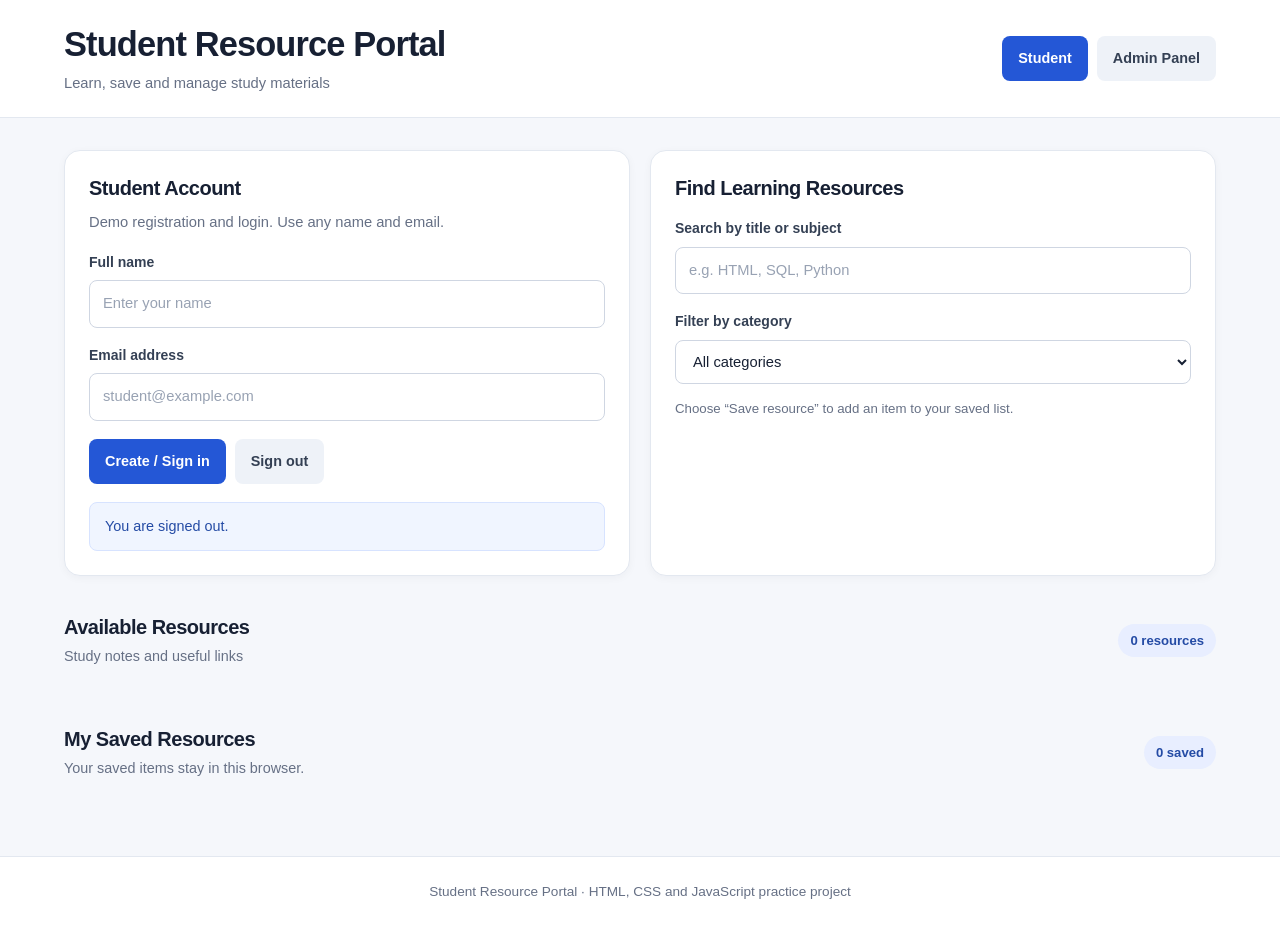
<file: account.html>
<!DOCTYPE html>
<html lang="en">
<head>
  <meta charset="UTF-8">
  <meta name="viewport" content="width=device-width, initial-scale=1.0">
  <title>Student Resource Portal</title>
  <link rel="stylesheet" href="account style.css">
</head>
<body>
  <header class="topbar">
    <div>
      <h1>Student Resource Portal</h1>
      <p>Learn, save and manage study materials</p>
    </div>
    <nav>
      <button class="nav-btn active" data-view="studentView">Student</button>
      <button class="nav-btn" data-view="adminView">Admin Panel</button>
    </nav>
  </header>

  <main class="container">
    <section id="studentView" class="view">
      <div class="grid two">
        <article class="card">
          <h2>Student Account</h2>
          <p class="muted">Demo registration and login. Use any name and email.</p>
          <form id="accountForm">
            <label for="studentName">Full name</label>
            <input id="studentName" required placeholder="Enter your name">
            <label for="studentEmail">Email address</label>
            <input id="studentEmail" type="email" required placeholder="student@example.com">
            <div class="actions">
              <button type="submit" id="loginBtn">Create / Sign in</button>
              <button type="button" class="secondary" id="logoutBtn">Sign out</button>
            </div>
          </form>
          <div id="accountStatus" class="status" aria-live="polite">You are signed out.</div>
          <div id="profileBox" class="profile hidden"></div>
        </article>

        <article class="card">
          <h2>Find Learning Resources</h2>
          <label for="searchInput">Search by title or subject</label>
          <input id="searchInput" placeholder="e.g. HTML, SQL, Python">
          <label for="categoryFilter">Filter by category</label>
          <select id="categoryFilter">
            <option value="All">All categories</option>
            <option>HTML</option><option>CSS</option><option>JavaScript</option>
            <option>Python</option><option>SQL</option><option>Other</option>
          </select>
          <p class="muted small">Choose “Save resource” to add an item to your saved list.</p>
        </article>
      </div>

      <section class="section">
        <div class="section-heading">
          <div><h2>Available Resources</h2><p class="muted">Study notes and useful links</p></div>
          <span id="resourceCount" class="pill">0 resources</span>
        </div>
        <div id="resourceList" class="grid three"></div>
      </section>

      <section class="section">
        <div class="section-heading">
          <div><h2>My Saved Resources</h2><p class="muted">Your saved items stay in this browser.</p></div>
          <span id="savedCount" class="pill">0 saved</span>
        </div>
        <div id="savedList" class="grid three"></div>
      </section>
    </section>

    <section id="adminView" class="view hidden">
      <div class="notice">
        <strong>Demo admin panel:</strong> This is only a frontend learning example. The admin screen is not protected by real authentication.
      </div>
      <div class="grid two">
        <article class="card">
          <h2 id="formTitle">Add a Resource</h2>
          <form id="resourceForm">
            <input id="resourceId" type="hidden">
            <label for="resourceTitle">Resource title</label>
            <input id="resourceTitle" required placeholder="e.g. HTML Basics Notes">
            <label for="resourceCategory">Category</label>
            <select id="resourceCategory" required>
              <option value="">Select category</option>
              <option>HTML</option><option>CSS</option><option>JavaScript</option>
              <option>Python</option><option>SQL</option><option>Other</option>
            </select>
            <label for="resourceDescription">Description</label>
            <textarea id="resourceDescription" rows="3" required placeholder="What will students learn?"></textarea>
            <label for="resourceUrl">Resource URL (optional)</label>
            <input id="resourceUrl" type="url" placeholder="https://example.com/notes">
            <div class="actions">
              <button type="submit" id="saveResourceBtn">Add Resource</button>
              <button type="button" class="secondary" id="cancelEditBtn">Clear</button>
            </div>
          </form>
        </article>
        <article class="card">
          <h2>Dashboard Summary</h2>
          <div class="stats">
            <div class="stat"><span id="totalResources">0</span><small>Total resources</small></div>
            <div class="stat"><span id="totalSaved">0</span><small>Saved items</small></div>
          </div>
          <h3>Content management checklist</h3>
          <ul class="checklist">
            <li>Add learning material</li><li>Edit incorrect information</li>
            <li>Delete outdated resources</li><li>Keep titles and descriptions clear</li>
          </ul>
        </article>
      </div>

      <section class="section">
        <h2>Manage Resources</h2>
        <div class="table-wrap">
          <table>
            <thead><tr><th>Title</th><th>Category</th><th>Description</th><th>Actions</th></tr></thead>
            <tbody id="adminResourceTable"></tbody>
          </table>
        </div>
      </section>
    </section>
  </main>

  <footer><p>Student Resource Portal · HTML, CSS and JavaScript practice project</p></footer>
  <script src="script.js"></script>
</body>
</html>
</file>
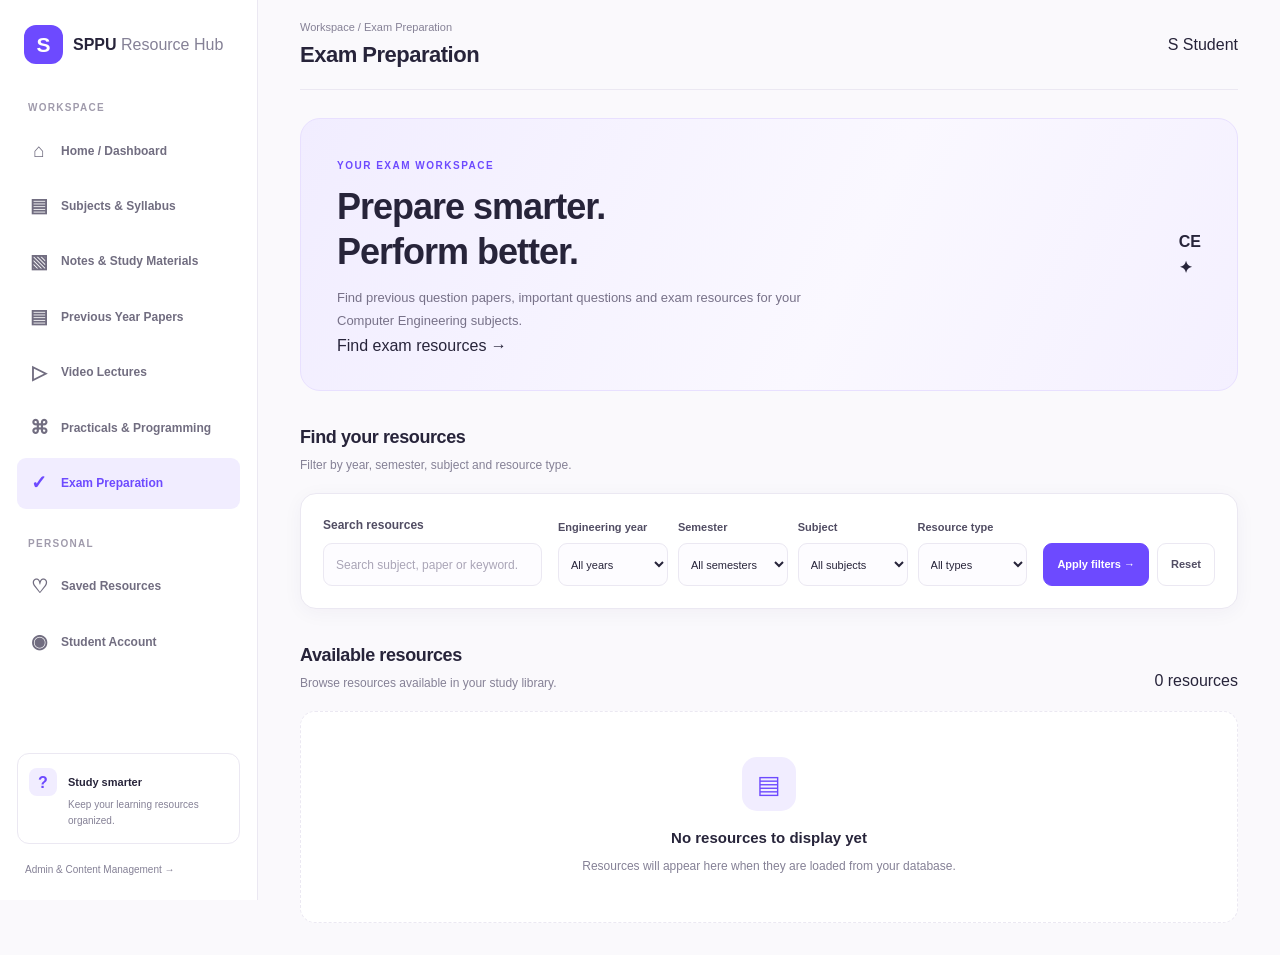
<file: exam preparation.html>
<!DOCTYPE html>
<html lang="en">
<head>
    <meta charset="UTF-8">
    <meta name="viewport" content="width=device-width, initial-scale=1.0">
    <title>SPPU Resource Hub | Computer Engineering</title>
    <meta name="description" content="Your central study resource hub for SPPU Computer Engineering students.">
    <link rel="stylesheet" href="exam preparation.css">
</head>
<body>

<div class="app-layout">

    <!-- SIDEBAR -->
    <aside class="sidebar">
        <a href="index.html" class="brand">
            <span class="brand-logo">S</span>
            <span>SPPU<span class="brand-light"> Resource Hub</span></span>
        </a>

        <div class="sidebar-label">WORKSPACE</div>

        <nav class="sidebar-nav">
            <a href="index.html" class="nav-link">
                <span>⌂</span> Home / Dashboard
            </a>
            <a href="subjects.html" class="nav-link">
                <span>▤</span> Subjects & Syllabus
            </a>
            <a href="notes.html" class="nav-link">
                <span>▧</span> Notes & Study Materials
            </a>
            <a href="pyq.html" class="nav-link">
                <span>▤</span> Previous Year Papers
            </a>
            <a href="videos.html" class="nav-link">
                <span>▷</span> Video Lectures
            </a>
            <a href="practicals.html" class="nav-link">
                <span>⌘</span> Practicals & Programming
            </a>
            <a href="exam-preparation.html" class="nav-link active">
                <span>✓</span> Exam Preparation
            </a>
        </nav>

        <div class="sidebar-label secondary-label">PERSONAL</div>

        <nav class="sidebar-nav">
            <a href="saved.html" class="nav-link">
                <span>♡</span> Saved Resources
            </a>
            <a href="account.html" class="nav-link">
                <span>◉</span> Student Account
            </a>
        </nav>

        <div class="sidebar-bottom">
            <div class="sidebar-help">
                <div class="help-icon">?</div>
                <div>
                    <strong>Study smarter</strong>
                    <p>Keep your learning resources organized.</p>
                </div>
            </div>
            <a href="admin.html" class="admin-link">Admin & Content Management →</a>
        </div>
    </aside>


<!-- EXAM PREPARATION MAIN CONTENT -->
<main class="exam-main">

  <header class="exam-page-header">
    <div>
      <p class="exam-breadcrumb">Workspace / Exam Preparation</p>
      <h1>Exam Preparation</h1>
    </div>
    <div class="exam-student">
      <span class="exam-avatar">S</span>
      <span>Student</span>
    </div>
  </header>

  <!-- HERO BANNER -->
  <section class="exam-hero">
    <div class="exam-hero-content">
      <span class="exam-eyebrow">YOUR EXAM WORKSPACE</span>
      <h2>Prepare smarter.<br>Perform better.</h2>
      <p>
        Find previous question papers, important questions and
        exam resources for your Computer Engineering subjects.
      </p>
      <a href="#exam-filters" class="exam-primary-btn">
        Find exam resources <span>→</span>
      </a>
    </div>

    <div class="exam-hero-art" aria-hidden="true">
      <div class="exam-art-circle">
        <div class="exam-paper">
          <strong>CE</strong>
          <span></span>
          <span></span>
          <span></span>
        </div>
        <b class="exam-spark">✦</b>
      </div>
    </div>
  </section>

  <!-- SEARCH AND FILTERS -->
  <section class="exam-section" id="exam-filters">
    <div class="exam-section-heading">
      <div>
        <h2>Find your resources</h2>
        <p>Filter by year, semester, subject and resource type.</p>
      </div>
    </div>

    <form class="exam-filter-panel" id="examSearchForm">

      <label class="exam-search-label" for="examSearch">
        Search resources
      </label>

      <input
        type="search"
        id="examSearch"
        name="search"
        placeholder="Search subject, paper or keyword..."
      >

      <div class="exam-filter-grid">

        <div class="exam-field">
          <label for="examYear">Engineering year</label>
          <select id="examYear" name="year">
            <option value="">All years</option>
            <option value="FE">First Year</option>
            <option value="SE">Second Year</option>
            <option value="TE">Third Year</option>
            <option value="BE">Final Year</option>
          </select>
        </div>

        <div class="exam-field">
          <label for="examSemester">Semester</label>
          <select id="examSemester" name="semester">
            <option value="">All semesters</option>
            <option value="1">Semester 1</option>
            <option value="2">Semester 2</option>
            <option value="3">Semester 3</option>
            <option value="4">Semester 4</option>
            <option value="5">Semester 5</option>
            <option value="6">Semester 6</option>
            <option value="7">Semester 7</option>
            <option value="8">Semester 8</option>
          </select>
        </div>

        <div class="exam-field">
          <label for="examSubject">Subject</label>
          <select id="examSubject" name="subject">
            <option value="">All subjects</option>
          </select>
        </div>

        <div class="exam-field">
          <label for="typeFilter">Resource type</label>
          <select id="typeFilter" name="resource_type">
            <option value="">All types</option>
            <option value="Revision Sheet">Revision Sheet</option>
            <option value="Question Bank">Question Bank</option>
            <option value="Quiz">Quiz</option>
           </select>
        </div>

      </div>

      <div class="exam-filter-actions">
        <button type="submit" class="exam-primary-btn">
          Apply filters →
        </button>
        <button type="reset" class="exam-reset-btn" id="examReset">
          Reset
        </button>
      </div>
    </form>
  </section>

  <!-- RESOURCE RESULTS -->
  <section class="exam-section exam-results-section">
    <div class="exam-section-heading exam-results-heading">
      <div>
        <h2>Available resources</h2>
        <p>Browse resources available in your study library.</p>
      </div>
      <span id="examResultCount" class="exam-result-count">
        0 resources
      </span>
    </div>

    <div id="examResourceGrid" class="exam-resource-grid"></div>

    <div id="examEmptyState" class="exam-empty-state">
      <div class="exam-empty-icon">▤</div>
      <h3>No resources to display yet</h3>
      <p>
        Resources will appear here when they are loaded from your database.
      </p>
    </div>
  </section>

</main>
<!-- END EXAM PREPARATION -->




<script type="module" src="exam preparation.js"></script>
</body>
</html>
</file>
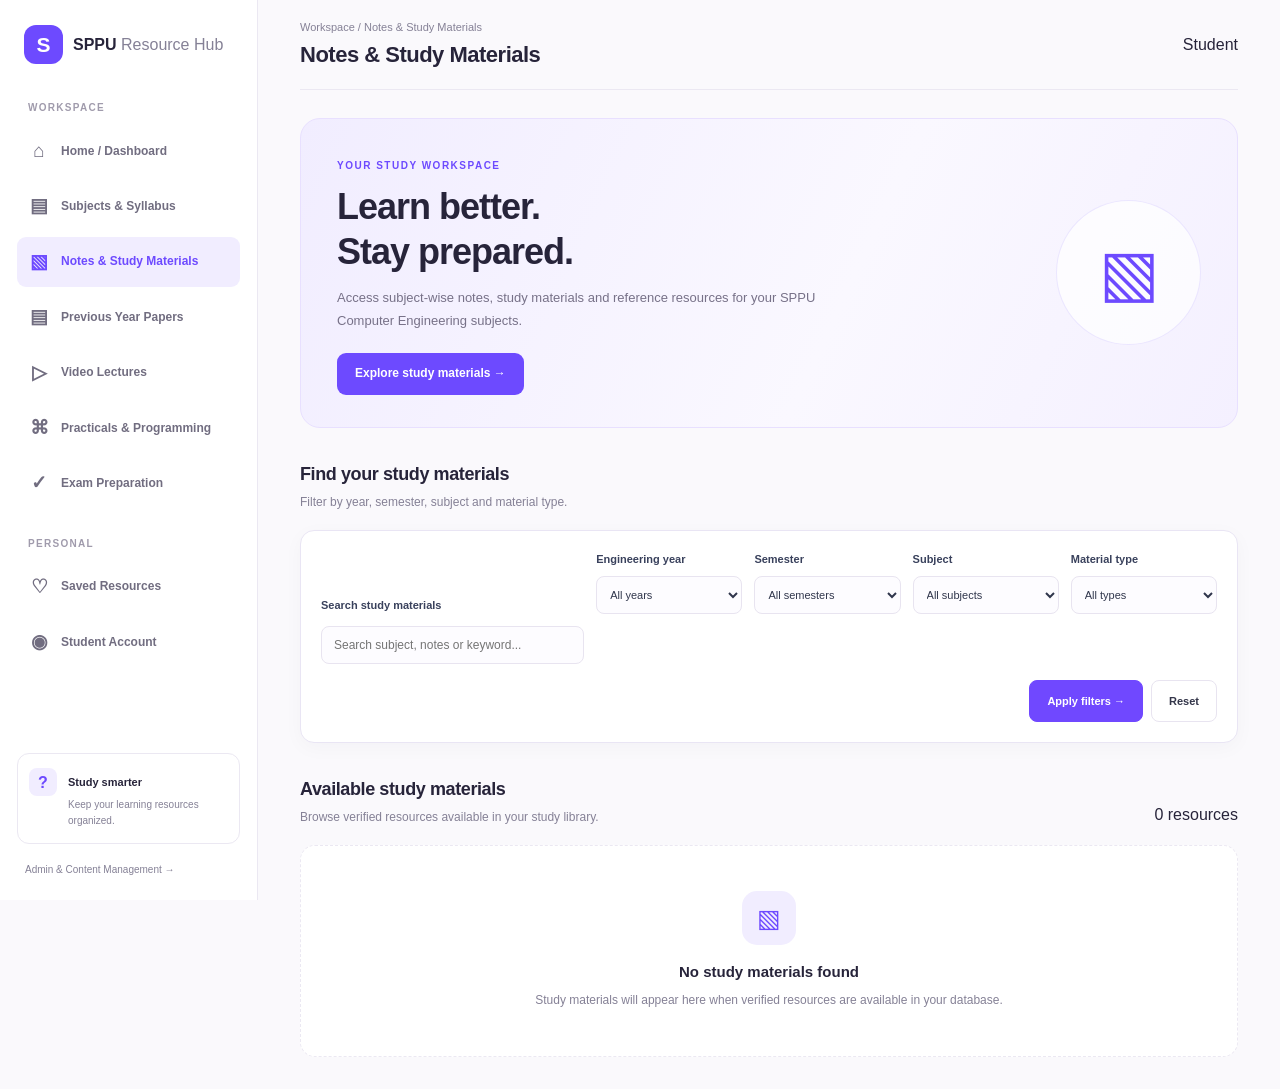
<file: notes.html>
<!DOCTYPE html>
<html lang="en">
<head>
    <meta charset="UTF-8">
    <meta name="viewport" content="width=device-width, initial-scale=1.0">
    <title>SPPU Resource Hub | Notes & Study Materials</title>
    <meta name="description" content="Find verified notes and study materials for SPPU Computer Engineering.">
    <link rel="stylesheet" href="exam preparation.css"> 
    <link rel="stylesheet" href="notes.css">
</head>

<body>

<div class="app-layout">

    <!-- SIDEBAR -->
    <aside class="sidebar">

        <a href="index.html" class="brand">
            <span class="brand-logo">S</span>
            <span>SPPU<span class="brand-light"> Resource Hub</span></span>
        </a>

        <div class="sidebar-label">WORKSPACE</div>

        <nav class="sidebar-nav">
            <a href="index.html" class="nav-link">
                <span>⌂</span> Home / Dashboard
            </a>

            <a href="subjects.html" class="nav-link">
                <span>▤</span> Subjects & Syllabus
            </a>

            <a href="notes.html" class="nav-link active">
                <span>▧</span> Notes & Study Materials
            </a>

            <a href="pyq.html" class="nav-link">
                <span>▤</span> Previous Year Papers
            </a>

            <a href="videos.html" class="nav-link">
                <span>▷</span> Video Lectures
            </a>

            <a href="practicals.html" class="nav-link">
                <span>⌘</span> Practicals & Programming
            </a>

            <a href="exam-preparation.html" class="nav-link">
                <span>✓</span> Exam Preparation
            </a>
        </nav>

        <div class="sidebar-label secondary-label">PERSONAL</div>

        <nav class="sidebar-nav">
            <a href="saved.html" class="nav-link">
                <span>♡</span> Saved Resources
            </a>

            <a href="account.html" class="nav-link">
                <span>◉</span> Student Account
            </a>
        </nav>

        <div class="sidebar-bottom">
            <div class="sidebar-help">
                <div class="help-icon">?</div>
                <div>
                    <strong>Study smarter</strong>
                    <p>Keep your learning resources organized.</p>
                </div>
            </div>

            <a href="admin.html" class="admin-link">
                Admin & Content Management →
            </a>
        </div>

    </aside>

    <!-- NOTES MAIN CONTENT -->
    <main class="exam-main">

        <header class="exam-page-header">
            <div>
                <p class="exam-breadcrumb">
                    Workspace / Notes & Study Materials
                </p>
                <h1>Notes & Study Materials</h1>
            </div>

            <div>
                <span>Student</span>
            </div>
        </header>

        <!-- HERO -->
        <section class="exam-hero">

            <div class="exam-hero-content">

                <span class="exam-eyebrow">
                    YOUR STUDY WORKSPACE
                </span>

                <h2>Learn better.<br>Stay prepared.</h2>

                <p>
                    Access subject-wise notes, study materials and
                    reference resources for your SPPU Computer
                    Engineering subjects.
                </p>

                <a href="#notes-filters" class="exam-button exam-button-primary">
                    Explore study materials →
                </a>

            </div>

            <div class="exam-hero-decoration" aria-hidden="true">
                ▧
            </div>

        </section>

        <!-- SEARCH AND FILTERS -->
        <section class="exam-section" id="notes-filters">

            <div class="exam-section-heading">
                <div>
                    <h2>Find your study materials</h2>
                    <p>Filter by year, semester, subject and material type.</p>
                </div>
            </div>

            <form class="exam-filter-panel" id="notesSearchForm">

                <label class="exam-search-label" for="notesSearch">
                    Search study materials
                </label>

                <input
                    type="search"
                    id="notesSearch"
                    name="search"
                    placeholder="Search subject, notes or keyword..."
                >

                <div class="exam-filter-grid">

                    <div class="exam-field">
                        <label for="notesYear">Engineering year</label>

                        <select id="notesYear" name="year">
                            <option value="">All years</option>
                            <option value="FE">First Year</option>
                            <option value="SE">Second Year</option>
                            <option value="TE">Third Year</option>
                            <option value="BE">Final Year</option>
                        </select>
                    </div>

                    <div class="exam-field">
                        <label for="notesSemester">Semester</label>

                        <select id="notesSemester" name="semester">
                            <option value="">All semesters</option>
                            <option value="1">Semester 1</option>
                            <option value="2">Semester 2</option>
                            <option value="3">Semester 3</option>
                            <option value="4">Semester 4</option>
                            <option value="5">Semester 5</option>
                            <option value="6">Semester 6</option>
                            <option value="7">Semester 7</option>
                            <option value="8">Semester 8</option>
                        </select>
                    </div>

                    <div class="exam-field">
                        <label for="notesSubject">Subject</label>

                        <select id="notesSubject" name="subject">
                            <option value="">All subjects</option>
                        </select>
                    </div>

                    <div class="exam-field">
                        <label for="notesType">Material type</label>

                        <select id="notesType" name="resource_type">
                            <option value="">All types</option>
                        </select>
                    </div>

                </div>

                <div class="exam-filter-actions">

                    <button type="submit" class="exam-button exam-button-primary">
                        Apply filters →
                    </button>

                    <button type="reset" class="exam-button exam-button-secondary">
                        Reset
                    </button>

                </div>

            </form>
        </section>

        <!-- RESOURCE RESULTS -->
        <section class="exam-section exam-results-section">

            <div class="exam-section-heading">
                <div>
                    <h2>Available study materials</h2>
                    <p>Browse verified resources available in your study library.</p>
                </div>

                <span id="notesResultCount" class="exam-result-count">
                    0 resources
                </span>
            </div>

            <div id="notesResourceGrid" class="exam-resource-grid"></div>

            <div id="notesEmptyState" class="exam-empty-state">
                <div class="exam-empty-icon">▧</div>
                <h3>No study materials found</h3>
                <p>
                    Study materials will appear here when verified
                    resources are available in your database.
                </p>
            </div>

        </section>

    </main>

</div>

<script type="module" src="notes.js"></script>

</body>
</html>
</file>
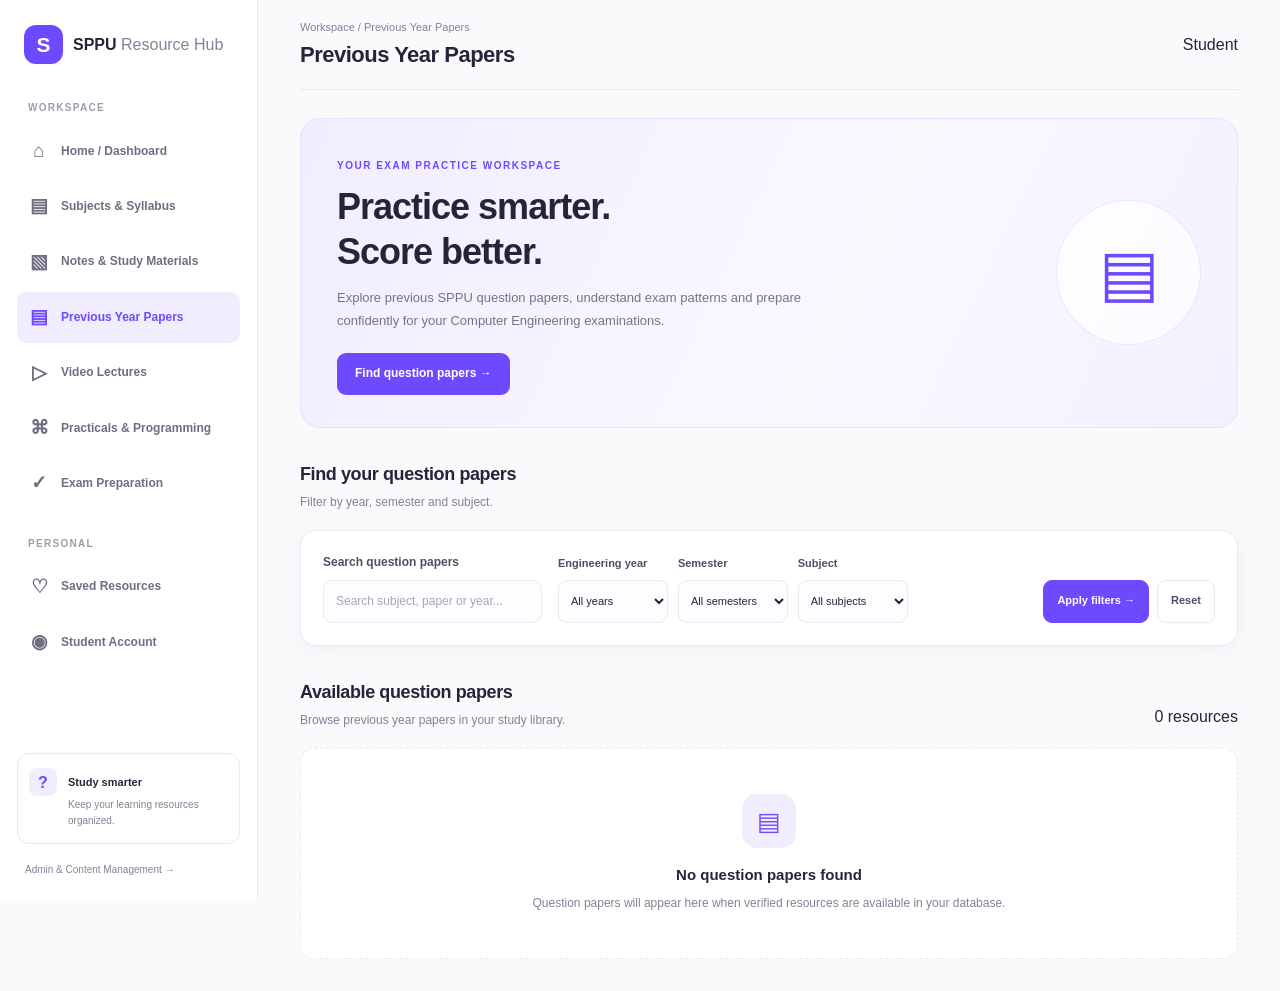
<file: pyq.html>
<!DOCTYPE html>
<html lang="en">
<head>
    <meta charset="UTF-8">
    <meta name="viewport" content="width=device-width, initial-scale=1.0">
    <title>SPPU Resource Hub | Previous Year Papers</title>
    <link rel="stylesheet" href="exam preparation.css">
</head>

<body>

<div class="app-layout">

    <!-- SIDEBAR -->
    <aside class="sidebar">

        <a href="index.html" class="brand">
            <span class="brand-logo">S</span>
            <span>SPPU<span class="brand-light"> Resource Hub</span></span>
        </a>

        <div class="sidebar-label">WORKSPACE</div>

        <nav class="sidebar-nav">
            <a href="index.html" class="nav-link">
                <span>⌂</span> Home / Dashboard
            </a>

            <a href="subjects.html" class="nav-link">
                <span>▤</span> Subjects & Syllabus
            </a>

            <a href="notes.html" class="nav-link">
                <span>▧</span> Notes & Study Materials
            </a>

            <a href="pyq.html" class="nav-link active">
                <span>▤</span> Previous Year Papers
            </a>

            <a href="videos.html" class="nav-link">
                <span>▷</span> Video Lectures
            </a>

            <a href="practicals.html" class="nav-link">
                <span>⌘</span> Practicals & Programming
            </a>

            <a href="exam-preparation.html" class="nav-link">
                <span>✓</span> Exam Preparation
            </a>
        </nav>

        <div class="sidebar-label secondary-label">PERSONAL</div>

        <nav class="sidebar-nav">
            <a href="saved.html" class="nav-link">
                <span>♡</span> Saved Resources
            </a>

            <a href="account.html" class="nav-link">
                <span>◉</span> Student Account
            </a>
        </nav>

        <div class="sidebar-bottom">
            <div class="sidebar-help">
                <div class="help-icon">?</div>
                <div>
                    <strong>Study smarter</strong>
                    <p>Keep your learning resources organized.</p>
                </div>
            </div>

            <a href="admin.html" class="admin-link">
                Admin & Content Management →
            </a>
        </div>

    </aside>

    <!-- MAIN CONTENT -->
    <main class="exam-main">

        <header class="exam-page-header">
            <div>
                <p class="exam-breadcrumb">
                    Workspace / Previous Year Papers
                </p>
                <h1>Previous Year Papers</h1>
            </div>

            <div>
                <span>Student</span>
            </div>
        </header>

        <!-- HERO -->
        <section class="exam-hero">

            <div class="exam-hero-content">

                <span class="exam-eyebrow">
                    YOUR EXAM PRACTICE WORKSPACE
                </span>

                <h2>Practice smarter.<br>Score better.</h2>

                <p>
                    Explore previous SPPU question papers, understand
                    exam patterns and prepare confidently for your
                    Computer Engineering examinations.
                </p>

                <a href="#exam-filters" class="exam-button exam-button-primary">
                    Find question papers →
                </a>

            </div>

            <div class="exam-hero-decoration" aria-hidden="true">
                ▤
            </div>

        </section>

        <!-- FILTERS -->
        <section class="exam-section" id="exam-filters">

            <div class="exam-section-heading">
                <div>
                    <h2>Find your question papers</h2>
                    <p>Filter by year, semester and subject.</p>
                </div>
            </div>

            <form class="exam-filter-panel" id="examSearchForm">

                <label class="exam-search-label" for="examSearch">
                    Search question papers
                </label>

                <input
                    type="search"
                    id="examSearch"
                    name="search"
                    placeholder="Search subject, paper or year..."
                >

                <div class="exam-filter-grid">

                    <div class="exam-field">
                        <label for="pyqYear">Engineering year</label>

                        <select id="pyqYear" name="year">
                            <option value="">All years</option>
                            <option value="FE">First Year</option>
                            <option value="SE">Second Year</option>
                            <option value="TE">Third Year</option>
                            <option value="BE">Final Year</option>
                        </select>
                    </div>

                    <div class="exam-field">
                        <label for="pyqSemester">Semester</label>

                        <select id="pyqSemester" name="semester">
                            <option value="">All semesters</option>
                            <option value="1">Semester 1</option>
                            <option value="2">Semester 2</option>
                            <option value="3">Semester 3</option>
                            <option value="4">Semester 4</option>
                            <option value="5">Semester 5</option>
                            <option value="6">Semester 6</option>
                            <option value="7">Semester 7</option>
                            <option value="8">Semester 8</option>
                        </select>
                    </div>

                    <div class="exam-field">
                        <label for="pyqSubject">Subject</label>

                        <select id="pyqSubject" name="subject">
                            <option value="">All subjects</option>
                        </select>
                    </div>

                </div>

                <div class="exam-filter-actions">

                    <button type="submit" class="exam-button exam-button-primary">
                        Apply filters →
                    </button>

                    <button type="reset" class="exam-button exam-button-secondary">
                        Reset
                    </button>

                </div>

            </form>
        </section>

        <!-- RESULTS -->
        <section class="exam-section exam-results-section">

            <div class="exam-section-heading">
                <div>
                    <h2>Available question papers</h2>
                    <p>Browse previous year papers in your study library.</p>
                </div>

                <span id="examResultCount" class="exam-result-count">
                    0 resources
                </span>
            </div>

            <div id="examResourceGrid" class="exam-resource-grid"></div>

            <div id="examEmptyState" class="exam-empty-state">
                <div class="exam-empty-icon">▤</div>
                <h3>No question papers found</h3>
                <p>
                    Question papers will appear here when verified
                    resources are available in your database.
                </p>
            </div>

        </section>

    </main>

</div>

<script type="module" src="pyq.js"></script>

</body>
</html>
</file>
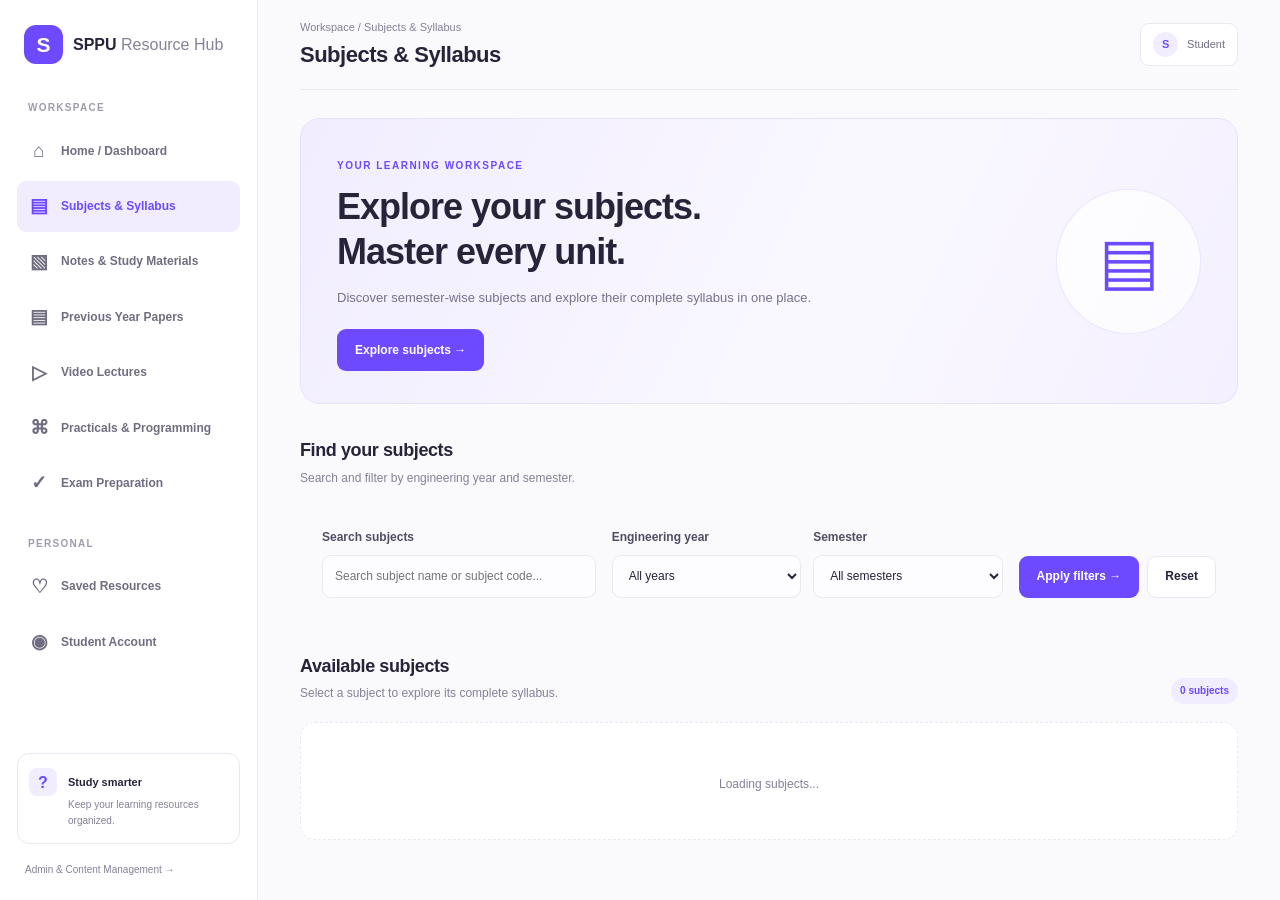
<file: subjects.html>
<!DOCTYPE html>
<html lang="en">
<head>
    <meta charset="UTF-8">
    <meta name="viewport" content="width=device-width, initial-scale=1.0">

    <title>SPPU Resource Hub | Subjects & Syllabus</title>
    <meta name="description" content="Explore SPPU Computer Engineering subjects and syllabus.">

    <link rel="stylesheet" href="exam preparation.css">
    <link rel="stylesheet" href="subjects.css">
</head>

<body>
<div class="app-layout">

    <!-- SIDEBAR -->
    <aside class="sidebar">
        <a href="index.html" class="brand">
            <span class="brand-logo">S</span>
            <span>SPPU<span class="brand-light"> Resource Hub</span></span>
        </a>

        <div class="sidebar-label">WORKSPACE</div>

        <nav class="sidebar-nav">
            <a href="index.html" class="nav-link">
                <span>⌂</span> Home / Dashboard
            </a>
            <a href="subjects.html" class="nav-link active">
                <span>▤</span> Subjects & Syllabus
            </a>
            <a href="notes.html" class="nav-link">
                <span>▧</span> Notes & Study Materials
            </a>
            <a href="pyq.html" class="nav-link">
                <span>▤</span> Previous Year Papers
            </a>
            <a href="videos.html" class="nav-link">
                <span>▷</span> Video Lectures
            </a>
            <a href="practicals.html" class="nav-link">
                <span>⌘</span> Practicals & Programming
            </a>
            <a href="exam-preparation.html" class="nav-link">
                <span>✓</span> Exam Preparation
            </a>
        </nav>

        <div class="sidebar-label secondary-label">PERSONAL</div>

        <nav class="sidebar-nav">
            <a href="saved.html" class="nav-link">
                <span>♡</span> Saved Resources
            </a>
            <a href="account.html" class="nav-link">
                <span>◉</span> Student Account
            </a>
        </nav>

        <div class="sidebar-bottom">
            <div class="sidebar-help">
                <div class="help-icon">?</div>
                <div>
                    <strong>Study smarter</strong>
                    <p>Keep your learning resources organized.</p>
                </div>
            </div>
            <a href="admin.html" class="admin-link">
                Admin & Content Management →
            </a>
        </div>
    </aside>

    <!-- MAIN CONTENT -->
    <main class="exam-main">

        <!-- PAGE HEADER -->
        <header class="exam-page-header">
            <div class="exam-page-heading">
                <p class="exam-breadcrumb">Workspace / Subjects & Syllabus</p>
                <h1>Subjects & Syllabus</h1>
            </div>

            <div class="exam-student">
                <span class="exam-avatar">S</span>
                <span>Student</span>
            </div>
        </header>

        <!-- HERO -->
        <section class="exam-hero">
            <div class="exam-hero-content">
                <span class="exam-eyebrow">YOUR LEARNING WORKSPACE</span>

                <h2>
                    Explore your subjects.<br>
                    Master every unit.
                </h2>

                <p>
                    Discover semester-wise subjects and explore
                    their complete syllabus in one place.
                </p>

                <a href="#subject-filters"
                   class="exam-button exam-button-primary">
                    Explore subjects →
                </a>
            </div>

            <div class="exam-hero-decoration" aria-hidden="true">
                ▤
            </div>
        </section>

        <!-- SUBJECT FILTERS -->
        <section class="exam-section" id="subject-filters">

            <div class="exam-section-heading">
                <div>
                    <h2>Find your subjects</h2>
                    <p>Search and filter by engineering year and semester.</p>
                </div>
            </div>

            <form class="exam-filter-panel subject-filter-panel"
                  id="subjectSearchForm">

                <div class="subject-search-field">
                    <label for="subjectSearch">Search subjects</label>
                    <input
                        type="search"
                        id="subjectSearch"
                        placeholder="Search subject name or subject code..."
                    >
                </div>

                <div class="subject-filter-grid">

                    <div class="exam-field">
                        <label for="engineeringYear">Engineering year</label>
                        <select id="engineeringYear">
                            <option value="">All years</option>
                            <option value="FE">First Year</option>
                            <option value="SE">Second Year</option>
                            <option value="TE">Third Year</option>
                            <option value="BE">Final Year</option>
                        </select>
                    </div>

                    <div class="exam-field">
                        <label for="semester">Semester</label>
                        <select id="semester">
                            <option value="">All semesters</option>
                            <option value="1">Semester 1</option>
                            <option value="2">Semester 2</option>
                            <option value="3">Semester 3</option>
                            <option value="4">Semester 4</option>
                            <option value="5">Semester 5</option>
                            <option value="6">Semester 6</option>
                            <option value="7">Semester 7</option>
                            <option value="8">Semester 8</option>
                        </select>
                    </div>

                </div>

                <div class="subject-filter-actions">
                    <button type="submit"
                            class="exam-button exam-button-primary">
                        Apply filters →
                    </button>

                    <button type="reset"
                            class="exam-button exam-button-secondary">
                        Reset
                    </button>
                </div>

            </form>
        </section>

        <!-- SUBJECT RESULTS -->
        <section class="exam-section">

            <div class="exam-section-heading">
                <div>
                    <h2>Available subjects</h2>
                    <p>Select a subject to explore its complete syllabus.</p>
                </div>

                <span id="subjectCount" class="exam-resource-badge">
                    0 subjects
                </span>
            </div>

            <div id="subjectLoading" class="exam-loading-state">
                <p>Loading subjects...</p>
            </div>

            <div id="subjectGrid" class="subject-grid"></div>

            <div id="subjectEmptyState"
                 class="exam-empty-state"
                 hidden>
                <div class="exam-empty-icon">▤</div>
                <h3>No subjects found</h3>
                <p>Try changing your search or filters.</p>
            </div>

            <div id="subjectError"
                 class="exam-empty-state subject-error-state"
                 hidden>
                <h3>Unable to load subjects</h3>
                <p id="subjectErrorMessage">
                    Please try again later.
                </p>
            </div>

        </section>

    </main>
</div>

<script type="module" src="subjects.js"></script>
</body>
</html>
</file>
<file: account style.css>
/* ========================================
   SPPU RESOURCE HUB — REFINED DESIGN
======================================== */

:root {
    --primary: #2457d6;
    --primary-dark: #1945b5;
    --primary-light: #edf2ff;

    --dark: #172033;
    --text: #344054;
    --muted: #667085;

    --bg: #f5f7fb;
    --surface: #ffffff;
    --border: #e3e8f0;

    --success: #15803d;
    --success-bg: #ecfdf3;
    --warning-bg: #fff7df;

    --radius-sm: 8px;
    --radius-md: 12px;
    --radius-lg: 16px;

    --shadow-sm: 0 2px 8px rgba(23, 32, 51, 0.04);
    --shadow-md: 0 8px 24px rgba(23, 32, 51, 0.07);

    --transition: 180ms ease;
}

/* RESET */

* {
    box-sizing: border-box;
}

html {
    scroll-behavior: smooth;
}

body {
    margin: 0;
    font-family: Inter, -apple-system, BlinkMacSystemFont, "Segoe UI",
        Arial, sans-serif;
    background: var(--bg);
    color: var(--dark);
    line-height: 1.6;
    -webkit-font-smoothing: antialiased;
}

h1, h2, h3, h4, p {
    margin-top: 0;
}

h1, h2, h3 {
    line-height: 1.3;
    letter-spacing: -0.025em;
}

h1 {
    margin-bottom: 6px;
    font-size: clamp(1.5rem, 3vw, 2.15rem);
    font-weight: 750;
}

h2 {
    font-size: 1.25rem;
    font-weight: 700;
}

h3 {
    font-size: 1.05rem;
    font-weight: 700;
}

p {
    overflow-wrap: anywhere;
}

a {
    color: var(--primary);
    text-decoration: none;
    transition: color var(--transition);
}

a:hover {
    color: var(--primary-dark);
}

button, input, select, textarea {
    font: inherit;
}

button {
    cursor: pointer;
}

button:focus-visible,
a:focus-visible,
input:focus-visible,
select:focus-visible,
textarea:focus-visible {
    outline: 3px solid rgba(36, 87, 214, 0.22);
    outline-offset: 2px;
}

/* HEADER / TOPBAR */

.topbar {
    position: relative;
    display: flex;
    align-items: center;
    justify-content: space-between;
    gap: 24px;
    padding: 22px max(5%, calc((100% - 1180px) / 2));
    background: var(--surface);
    border-bottom: 1px solid var(--border);
}

.topbar h1 {
    margin-bottom: 5px;
}

.topbar p,
.muted {
    margin-bottom: 0;
    color: var(--muted);
    font-size: 0.92rem;
}

.topbar nav,
nav,
.actions {
    display: flex;
    align-items: center;
    gap: 9px;
    flex-wrap: wrap;
}

/* BUTTONS */

button {
    min-height: 40px;
    padding: 10px 15px;
    border: 1px solid transparent;
    border-radius: var(--radius-sm);
    background: var(--primary);
    color: #fff;
    font-size: 0.9rem;
    font-weight: 650;
    transition:
        background var(--transition),
        border-color var(--transition),
        box-shadow var(--transition),
        transform var(--transition);
}

button:hover {
    background: var(--primary-dark);
    box-shadow: var(--shadow-sm);
}

button:active {
    transform: translateY(1px);
}

button.secondary,
.nav-btn {
    background: #eef2f8;
    color: #344054;
}

button.secondary:hover,
.nav-btn:hover {
    background: #e2e8f2;
    color: var(--dark);
}

.nav-btn {
    border: 1px solid transparent;
}

.nav-btn.active {
    background: var(--primary);
    color: #fff;
}

button:disabled {
    opacity: 0.55;
    cursor: not-allowed;
    box-shadow: none;
}

/* MAIN CONTAINER */

.container {
    width: min(1180px, 90%);
    margin: 32px auto 56px;
}

/* GRIDS */

.grid {
    display: grid;
    gap: 20px;
}

.grid.two {
    grid-template-columns: repeat(2, minmax(0, 1fr));
}

.grid.three {
    grid-template-columns: repeat(3, minmax(0, 1fr));
}

/* CARDS */

.card,
.resource-card {
    min-width: 0;
    padding: 24px;
    border: 1px solid var(--border);
    border-radius: var(--radius-lg);
    background: var(--surface);
    box-shadow: var(--shadow-sm);
    transition:
        border-color var(--transition),
        box-shadow var(--transition),
        transform var(--transition);
}

.card:hover,
.resource-card:hover {
    border-color: #d2dcf0;
    box-shadow: var(--shadow-md);
}

.card h2,
.section h2 {
    margin-bottom: 10px;
}

.card p {
    color: var(--muted);
}

/* FORMS */

label {
    display: block;
    margin: 16px 0 7px;
    color: #344054;
    font-size: 0.875rem;
    font-weight: 650;
}

input,
select,
textarea {
    width: 100%;
    min-height: 44px;
    padding: 11px 13px;
    border: 1px solid #cfd6e2;
    border-radius: var(--radius-sm);
    background: #fff;
    color: var(--dark);
    font-size: 0.92rem;
    transition:
        border-color var(--transition),
        box-shadow var(--transition);
}

input::placeholder,
textarea::placeholder {
    color: #98a2b3;
}

input:hover,
select:hover,
textarea:hover {
    border-color: #aab6ca;
}

input:focus,
select:focus,
textarea:focus {
    outline: none;
    border-color: var(--primary);
    box-shadow: 0 0 0 3px rgba(36, 87, 214, 0.1);
}

textarea {
    min-height: 120px;
    resize: vertical;
}

.actions {
    margin-top: 18px;
}

/* STATUS MESSAGES */

.status {
    margin-top: 18px;
    padding: 12px 15px;
    border: 1px solid #d7e3ff;
    border-radius: var(--radius-sm);
    background: #f0f5ff;
    color: #244ba5;
    font-size: 0.9rem;
}

.profile {
    margin-top: 14px;
    padding: 15px;
    border: 1px dashed #b8c7eb;
    border-radius: var(--radius-md);
    background: #fbfcff;
}

.hidden {
    display: none !important;
}

.small {
    margin-top: 14px;
    color: var(--muted);
    font-size: 0.83rem;
}

/* PAGE SECTIONS */

.section {
    margin-top: 38px;
}

.section-heading {
    display: flex;
    align-items: center;
    justify-content: space-between;
    gap: 18px;
    margin-bottom: 20px;
}

.section-heading h2 {
    margin-bottom: 5px;
}

.section-heading p {
    margin-bottom: 0;
    color: var(--muted);
    font-size: 0.9rem;
}

.pill {
    display: inline-flex;
    align-items: center;
    padding: 6px 12px;
    border-radius: 999px;
    background: #e8eeff;
    color: #244ba5;
    font-size: 0.82rem;
    font-weight: 650;
    white-space: nowrap;
}

/* RESOURCE CARDS */

.resource-card {
    display: flex;
    flex-direction: column;
    align-items: flex-start;
    gap: 11px;
}

.resource-card h3 {
    margin-bottom: 0;
    overflow-wrap: anywhere;
}

.resource-card p {
    margin-bottom: 5px;
    color: var(--muted);
    font-size: 0.9rem;
}

.category {
    display: inline-flex;
    align-items: center;
    padding: 5px 9px;
    border-radius: 6px;
    background: #edf2ff;
    color: #244ba5;
    font-size: 0.76rem;
    font-weight: 750;
}

.resource-card .actions {
    margin-top: auto;
    padding-top: 8px;
}

.resource-card a {
    font-size: 0.9rem;
    font-weight: 700;
}

/* NOTICES */

.notice {
    margin-bottom: 20px;
    padding: 15px 18px;
    border: 1px solid #f2dfa0;
    border-radius: var(--radius-md);
    background: var(--warning-bg);
    color: #745515;
    font-size: 0.92rem;
}

/* STATISTICS */

.stats {
    display: grid;
    grid-template-columns: repeat(3, minmax(0, 1fr));
    gap: 15px;
    margin: 22px 0;
}

.stat {
    min-width: 0;
    padding: 21px;
    border: 1px solid #e1e8f8;
    border-radius: var(--radius-md);
    background: #f3f6ff;
}

.stat span {
    display: block;
    margin-bottom: 5px;
    color: var(--primary);
    font-size: 1.85rem;
    font-weight: 800;
    letter-spacing: -0.04em;
}

.stat small {
    color: var(--muted);
    font-size: 0.84rem;
}

/* CHECKLIST */

.checklist {
    padding-left: 22px;
    color: var(--muted);
}

.checklist li {
    margin: 9px 0;
    padding-left: 3px;
}

/* TABLES */

.table-wrap {
    overflow-x: auto;
    border: 1px solid var(--border);
    border-radius: var(--radius-md);
    background: #fff;
    box-shadow: var(--shadow-sm);
}

table {
    width: 100%;
    border-collapse: collapse;
    min-width: 650px;
}

th,
td {
    padding: 14px 16px;
    border-bottom: 1px solid var(--border);
    text-align: left;
    vertical-align: middle;
    font-size: 0.9rem;
}

th {
    background: #f0f3f9;
    color: #344054;
    font-size: 0.8rem;
    font-weight: 750;
    white-space: nowrap;
}

tbody tr:last-child td {
    border-bottom: 0;
}

tbody tr:hover {
    background: #fafbfe;
}

td .actions {
    margin-top: 0;
}

td button {
    min-height: 34px;
    padding: 7px 11px;
    font-size: 0.82rem;
}

/* FOOTER */

footer {
    padding: 24px 20px;
    border-top: 1px solid var(--border);
    background: #fff;
    color: var(--muted);
    font-size: 0.85rem;
    text-align: center;
}

/* RESPONSIVE TABLETS */

@media (max-width: 900px) {
    .container {
        width: 92%;
    }

    .grid.three {
        grid-template-columns: repeat(2, minmax(0, 1fr));
    }

    .topbar {
        align-items: flex-start;
        flex-direction: column;
        padding: 20px 4%;
    }

    .topbar nav {
        width: 100%;
    }

    .stats {
        grid-template-columns: repeat(2, minmax(0, 1fr));
    }
}

/* RESPONSIVE PHONES */

@media (max-width: 560px) {
    .container {
        width: 92%;
        margin-top: 22px;
    }

    .grid.two,
    .grid.three,
    .stats {
        grid-template-columns: 1fr;
    }

    .card,
    .resource-card {
        padding: 18px;
        border-radius: var(--radius-md);
    }

    .section {
        margin-top: 29px;
    }

    .section-heading {
        align-items: flex-start;
        flex-direction: column;
        gap: 10px;
    }

    .actions {
        gap: 8px;
    }

    .actions button {
        flex: 1;
    }

    .pill {
        white-space: normal;
    }

    th,
    td {
        padding: 11px 12px;
    }
}

/* REDUCED MOTION ACCESSIBILITY */

@media (prefers-reduced-motion: reduce) {
    *,
    *::before,
    *::after {
        scroll-behavior: auto !important;
        transition-duration: 0.01ms !important;
    }
}
</file>
<file: exam preparation.css>
/* =========================================
   1. GLOBAL STYLES
========================================= */

:root {
    --primary: #6d4aff;
    --primary-dark: #5535e8;
    --primary-light: #f1edff;

    --bg: #faf9fc;
    --surface: #ffffff;

    --text: #27243a;
    --muted: #858196;
    --border: #ebe8f2;

    --shadow: 0 4px 20px rgba(43, 30, 84, 0.045);
}

* {
    box-sizing: border-box;
    margin: 0;
    padding: 0;
}

html {
    min-height: 100%;
}

body {
    min-height: 100vh;
    font-family: Inter, -apple-system, BlinkMacSystemFont,
        "Segoe UI", sans-serif;
    background: var(--bg);
    color: var(--text);
    line-height: 1.6;
}

a {
    color: inherit;
    text-decoration: none;
}

button,
input,
select,
textarea {
    font: inherit;
}

button {
    cursor: pointer;
}

a:focus-visible,
button:focus-visible,
input:focus-visible,
select:focus-visible {
    outline: 2px solid var(--primary);
    outline-offset: 3px;
}


/* =========================================
   2. MAIN APP LAYOUT
   Sidebar fixed on the left
   Main content starts beside the sidebar
========================================= */

.app-layout {
    width: 100%;
    min-height: 100vh;
}

.sidebar {
    position: fixed;
    inset: 0 auto 0 0;
    z-index: 100;

    width: 258px;
    height: 100vh;
    padding: 25px 17px 18px;

    display: flex;
    flex-direction: column;

    background: var(--surface);
    border-right: 1px solid var(--border);

    overflow-y: auto;
}

.exam-main {
    min-width: 0;
    min-height: 100vh;

    margin-left: 258px;
    width: calc(100% - 258px);

    padding: 0 42px 32px;

    color: var(--text);
    background: var(--bg);

    overflow-wrap: anywhere;
}


/* =========================================
   3. SIDEBAR BRAND
========================================= */

.brand {
    display: flex;
    align-items: center;
    gap: 10px;

    padding: 0 7px;
    margin-bottom: 36px;

    font-size: 16px;
    font-weight: 800;
    white-space: nowrap;
}

.brand-logo {
    width: 39px;
    height: 39px;
    flex-shrink: 0;

    display: grid;
    place-items: center;

    border-radius: 12px;
    background: var(--primary);
    color: white;

    font-size: 21px;
}

.brand-light {
    color: var(--muted);
    font-weight: 500;
}


/* =========================================
   4. SIDEBAR NAVIGATION
========================================= */

.sidebar-label {
    padding: 0 11px;
    margin-bottom: 10px;

    color: #a09bac;
    font-size: 10px;
    font-weight: 800;
    letter-spacing: 1.3px;
}

.secondary-label {
    margin-top: 27px;
}

.sidebar-nav {
    display: grid;
    gap: 5px;
}

.nav-link {
    min-height: 44px;
    padding: 10px 12px;

    display: flex;
    align-items: center;
    gap: 12px;

    border-radius: 9px;

    color: #716d80;
    font-size: 12px;
    font-weight: 600;

    transition: background 0.2s, color 0.2s;
}

.nav-link > span {
    width: 20px;
    flex-shrink: 0;

    text-align: center;
    font-size: 19px;
}

.nav-link:hover {
    background: #f7f5ff;
    color: var(--primary);
}

.nav-link.active {
    background: var(--primary-light);
    color: var(--primary);
}

.sidebar-bottom {
    margin-top: auto;
    padding-top: 35px;
}

.sidebar-help {
    display: flex;
    gap: 11px;

    padding: 14px 11px;

    border: 1px solid var(--border);
    border-radius: 12px;
}

.help-icon {
    width: 28px;
    height: 28px;
    flex-shrink: 0;

    display: grid;
    place-items: center;

    background: var(--primary-light);
    color: var(--primary);
    border-radius: 8px;

    font-weight: 800;
}

.sidebar-help strong {
    font-size: 11px;
}

.sidebar-help p {
    margin-top: 3px;
    color: var(--muted);
    font-size: 10px;
}

.admin-link {
    display: block;
    padding: 18px 8px 4px;

    color: var(--muted);
    font-size: 10px;
}


/* =========================================
   5. PAGE HEADER
========================================= */

.exam-page-header {
    min-height: 90px;

    display: flex;
    align-items: center;
    justify-content: space-between;
    gap: 20px;

    border-bottom: 1px solid var(--border);
}

.exam-page-heading {
    min-width: 0;
}

.exam-breadcrumb {
    color: var(--muted);
    font-size: 11px;
}

.exam-page-header h1 {
    margin-top: 3px;

    font-size: 22px;
    line-height: 1.35;
    letter-spacing: -0.5px;
}

.exam-page-description {
    margin-top: 4px;
    color: var(--muted);
    font-size: 12px;
}

.exam-header-actions {
    display: flex;
    align-items: center;
    gap: 12px;
}


/* =========================================
   6. BUTTONS
========================================= */

.exam-button {
    min-height: 42px;
    padding: 10px 17px;

    display: inline-flex;
    align-items: center;
    justify-content: center;
    gap: 8px;

    border: 1px solid transparent;
    border-radius: 9px;

    font-size: 12px;
    font-weight: 700;

    transition: background 0.2s, transform 0.2s;
}

.exam-button-primary {
    background: var(--primary);
    color: white;
}

.exam-button-primary:hover {
    background: var(--primary-dark);
    transform: translateY(-1px);
}

.exam-button-secondary {
    background: white;
    color: var(--text);
    border-color: var(--border);
}

.exam-button-secondary:hover {
    background: var(--primary-light);
    border-color: #d8ceff;
    color: var(--primary);
}


/* =========================================
   7. EXAM PREPARATION HERO
========================================= */

.exam-hero {
    position: relative;

    display: flex;
    align-items: center;
    justify-content: space-between;
    gap: 28px;

    min-height: 240px;
    margin-top: 28px;
    padding: 32px 36px;

    overflow: hidden;

    border: 1px solid #e8e0ff;
    border-radius: 20px;

    background: linear-gradient(
        115deg,
        #f1edff 0%,
        #faf8ff 58%,
        #f4f0ff 100%
    );
}

.exam-hero-content {
    position: relative;
    z-index: 2;
    max-width: 620px;
}

.exam-eyebrow {
    display: inline-block;

    margin-bottom: 10px;

    color: var(--primary);
    font-size: 10px;
    font-weight: 800;
    letter-spacing: 1.5px;
    text-transform: uppercase;
}

.exam-hero h2 {
    max-width: 580px;

    font-size: clamp(25px, 3vw, 36px);
    line-height: 1.25;
    letter-spacing: -1px;
}

.exam-hero p {
    max-width: 520px;
    margin-top: 12px;

    color: #777188;
    font-size: 13px;
    line-height: 1.8;
}

.exam-hero .exam-button {
    margin-top: 20px;
}

.exam-hero-decoration {
    width: 145px;
    height: 145px;
    flex-shrink: 0;

    display: grid;
    place-items: center;

    border: 1px solid rgba(109, 74, 255, 0.12);
    border-radius: 50%;

    background: rgba(255, 255, 255, 0.7);

    color: var(--primary);
    font-size: 64px;
}


/* =========================================
   8. GENERAL SECTIONS
========================================= */

.exam-section {
    margin-top: 32px;
}

.exam-section-heading {
    display: flex;
    align-items: flex-end;
    justify-content: space-between;
    gap: 16px;

    margin-bottom: 18px;
}

.exam-section-heading h2 {
    font-size: 18px;
    letter-spacing: -0.4px;
}

.exam-section-heading p {
    margin-top: 4px;
    color: var(--muted);
    font-size: 12px;
}



/* =====================================
   EXAM FILTERS — SINGLE HORIZONTAL ROW
===================================== */

#examSearchForm.exam-filter-panel {
    display: grid;
    grid-template-columns:
        minmax(210px, 1.4fr)
        minmax(0, 3fr)
        auto;
    grid-template-rows: auto;
    align-items: end;
    gap: 16px;
    padding: 22px;
    width: 100%;
    background: #ffffff;
    border: 1px solid #ebe8f2;
    border-radius: 16px;
    box-shadow: 0 4px 20px rgba(43, 30, 84, 0.045);
}

/* Search label and input share one column */
#examSearchForm .exam-search-label {
    grid-column: 1;
    grid-row: 1;
    align-self: start;
    margin: 0 0 7px;
    color: #514d63;
    font-size: 12px;
    font-weight: 600;
}

/* Put the search input under its label */
#examSearchForm #examSearch {
    grid-column: 1;
    grid-row: 1;
    align-self: end;
    width: 100%;
    min-width: 0;
    height: 43px;
    margin-top: 27px;
    padding: 0 12px;
    border: 1px solid #ebe8f2;
    border-radius: 9px;
    background: #fdfcff;
    color: #27243a;
    font-size: 12px;
    box-sizing: border-box;
}

#examSearchForm #examSearch::placeholder {
    color: #aaa5b7;
}

#examSearchForm #examSearch:focus,
#examSearchForm select:focus {
    outline: none;
    border-color: #6d4aff;
    box-shadow: 0 0 0 3px rgba(109, 74, 255, 0.1);
}

/* Four dropdowns in one row */
#examSearchForm .exam-filter-grid {
    grid-column: 2;
    grid-row: 1;
    display: grid;
    grid-template-columns: repeat(4, minmax(0, 1fr));
    align-items: end;
    gap: 10px;
    min-width: 0;
}

/* Each dropdown */
#examSearchForm .exam-field {
    display: flex;
    flex-direction: column;
    gap: 7px;
    min-width: 0;
}

#examSearchForm .exam-field label {
    color: #514d63;
    font-size: 11px;
    font-weight: 600;
}

#examSearchForm .exam-field select {
    width: 100%;
    min-width: 0;
    height: 43px;
    padding: 0 8px;
    border: 1px solid #ebe8f2;
    border-radius: 9px;
    background: #fdfcff;
    color: #27243a;
    font-size: 11px;
    box-sizing: border-box;
}

/* Action buttons stay to the right */
#examSearchForm .exam-filter-actions {
    grid-column: 3;
    grid-row: 1;
    display: flex;
    align-items: end;
    gap: 8px;
    white-space: nowrap;
}

#examSearchForm .exam-filter-actions button {
    height: 43px;
    padding: 0 13px;
    border: 1px solid #6d4aff;
    border-radius: 9px;
    background: #6d4aff;
    color: #ffffff;
    font-size: 11px;
    font-weight: 700;
    cursor: pointer;
    transition: background 0.2s, transform 0.2s;
}

#examSearchForm .exam-filter-actions .exam-primary-btn:hover {
    background: #5535e8;
    transform: translateY(-1px);
}

#examSearchForm .exam-filter-actions .exam-reset-btn {
    border-color: #ebe8f2;
    background: #ffffff;
    color: #514d63;
}

#examSearchForm .exam-filter-actions .exam-reset-btn:hover {
    background: #f1edff;
    color: #6d4aff;
}

/* Medium screens: search on top, dropdowns below */
@media (max-width: 1250px) {
    #examSearchForm.exam-filter-panel {
        grid-template-columns: minmax(0, 1fr);
        gap: 16px;
    }

    #examSearchForm .exam-search-label,
    #examSearchForm #examSearch,
    #examSearchForm .exam-filter-grid,
    #examSearchForm .exam-filter-actions {
        grid-column: 1;
        grid-row: auto;
    }

    #examSearchForm .exam-search-label {
        margin-bottom: -9px;
    }

    #examSearchForm #examSearch {
        margin-top: 0;
    }

    #examSearchForm .exam-filter-grid {
        grid-template-columns: repeat(4, minmax(0, 1fr));
    }
}

/* Small screens */
@media (max-width: 650px) {
    #examSearchForm .exam-filter-grid {
        grid-template-columns: repeat(2, minmax(0, 1fr));
    }

    #examSearchForm .exam-filter-actions {
        flex-wrap: wrap;
    }
}

@media (max-width: 380px) {
    #examSearchForm .exam-filter-grid {
        grid-template-columns: 1fr;
    }
}


/* =========================================
   11. RESOURCE GRID
========================================= */

.exam-resource-grid {
    display: grid;
    grid-template-columns: repeat(3, minmax(0, 1fr));
    gap: 17px;
}

.exam-resource-card {
    min-width: 0;
    padding: 20px;

    display: flex;
    flex-direction: column;

    background: var(--surface);
    border: 1px solid var(--border);
    border-radius: 15px;

    box-shadow: var(--shadow);

    transition:
        transform 0.2s,
        border-color 0.2s,
        box-shadow 0.2s;
}

.exam-resource-card:hover {
    transform: translateY(-3px);
    border-color: #d3c8ff;
    box-shadow: 0 9px 25px rgba(43, 30, 84, 0.08);
}

.exam-resource-top {
    display: flex;
    align-items: flex-start;
    justify-content: space-between;
    gap: 12px;

    margin-bottom: 17px;
}

.exam-resource-icon {
    width: 44px;
    height: 44px;
    flex-shrink: 0;

    display: grid;
    place-items: center;

    border-radius: 12px;
    background: var(--primary-light);
    color: var(--primary);

    font-size: 22px;
}

.exam-resource-badge {
    display: inline-flex;
    align-items: center;

    padding: 5px 9px;

    border-radius: 20px;
    background: #f1edff;
    color: var(--primary);

    font-size: 10px;
    font-weight: 700;
}

.exam-resource-card h3 {
    font-size: 14px;
    line-height: 1.5;
    overflow-wrap: anywhere;
}

.exam-resource-card p {
    margin-top: 7px;

    color: var(--muted);
    font-size: 11px;
    line-height: 1.7;
}

.exam-resource-meta {
    display: flex;
    flex-wrap: wrap;
    gap: 7px;

    margin-top: 14px;
}

.exam-resource-meta span {
    padding: 5px 8px;

    border: 1px solid var(--border);
    border-radius: 6px;

    background: #fcfbfe;
    color: #716d80;

    font-size: 10px;
}

.exam-resource-footer {
    display: flex;
    align-items: center;
    justify-content: space-between;
    gap: 10px;

    margin-top: auto;
    padding-top: 18px;
}

.exam-resource-footer a,
.exam-resource-link {
    display: inline-flex;
    align-items: center;
    gap: 6px;

    color: var(--primary);
    font-size: 11px;
    font-weight: 700;
}

.exam-resource-footer a:hover,
.exam-resource-link:hover {
    color: var(--primary-dark);
}


/* =========================================
   12. EMPTY AND LOADING STATES
========================================= */

.exam-empty-state,
.exam-loading-state {
    padding: 45px 20px;

    border: 1px dashed var(--border);
    border-radius: 15px;

    background: var(--surface);
    text-align: center;
}

.exam-empty-state h3,
.exam-loading-state h3 {
    font-size: 15px;
}

.exam-empty-state p,
.exam-loading-state p {
    margin-top: 7px;
    color: var(--muted);
    font-size: 12px;
}

.exam-empty-icon {
    width: 54px;
    height: 54px;

    display: grid;
    place-items: center;

    margin: 0 auto 15px;

    border-radius: 15px;
    background: var(--primary-light);
    color: var(--primary);

    font-size: 25px;
}


/* =========================================
   13. PAGINATION
========================================= */

.exam-pagination {
    display: flex;
    align-items: center;
    justify-content: center;
    flex-wrap: wrap;
    gap: 8px;

    margin-top: 28px;
}

.exam-pagination button {
    min-width: 37px;
    height: 37px;
    padding: 0 10px;

    border: 1px solid var(--border);
    border-radius: 9px;

    background: white;
    color: var(--text);

    font-size: 12px;
}

.exam-pagination button:hover,
.exam-pagination button.active {
    border-color: var(--primary);
    background: var(--primary);
    color: white;
}


/* =========================================
   14. PAGE FOOTER
========================================= */

.exam-page-footer {
    display: flex;
    justify-content: space-between;
    flex-wrap: wrap;
    gap: 12px;

    margin-top: 45px;
    padding: 22px 0;

    border-top: 1px solid var(--border);

    color: var(--muted);
    font-size: 10px;
}


/* =========================================
   15. RESPONSIVE: TABLETS
========================================= */

@media (max-width: 1200px) {
    .exam-main {
        padding-right: 27px;
        padding-left: 27px;
    }

    .exam-filter-panel {
        grid-template-columns: repeat(3, minmax(0, 1fr));
    }

    .exam-resource-grid {
        grid-template-columns: repeat(2, minmax(0, 1fr));
    }

    .exam-hero {
        padding: 28px;
    }
}


/* =========================================
   16. RESPONSIVE: MOBILE
========================================= */

@media (max-width: 760px) {
    .sidebar {
        position: static;
        width: 100%;
        height: auto;

        padding: 15px;

        border-right: none;
        border-bottom: 1px solid var(--border);
    }

    .brand {
        margin-bottom: 17px;
    }

    .sidebar-label,
    .sidebar-bottom {
        display: none;
    }

    .sidebar-nav {
        display: flex;
        gap: 6px;

        overflow-x: auto;
        padding-bottom: 5px;
    }

    .nav-link {
        flex-shrink: 0;
        min-height: 39px;

        padding: 8px 11px;
        font-size: 11px;
    }

    .nav-link > span {
        width: auto;
        font-size: 15px;
    }

    .exam-main {
        width: 100%;
        min-height: auto;
        margin-left: 0;
        padding: 0 20px 25px !important;
    }

    .exam-page-header {
        min-height: 75px;
    }

    .exam-page-header h1 {
        font-size: 19px;
    }

    .exam-hero {
        min-height: auto;
        padding: 26px 23px;
    }

    .exam-hero h2 {
        font-size: 27px;
    }

    .exam-hero-decoration {
        width: 100px;
        height: 100px;
        font-size: 44px;
    }

    .exam-filter-panel {
        grid-template-columns: repeat(2, minmax(0, 1fr));
        padding: 17px;
        gap: 13px;
    }

    .exam-resource-grid {
        grid-template-columns: repeat(2, minmax(0, 1fr));
    }

    .exam-results-toolbar {
        align-items: flex-start;
        flex-direction: column;
    }
}


/* =========================================
   17. RESPONSIVE: SMALL PHONES
========================================= */

@media (max-width: 480px) {
    .exam-main {
        padding-right: 14px !important;
        padding-left: 14px !important;
    }

    .exam-page-header {
        gap: 10px;
    }

    .exam-page-header h1 {
        font-size: 18px;
    }

    .exam-page-description {
        font-size: 11px;
    }

    .exam-hero {
        padding: 23px 20px;
    }

    .exam-hero-decoration {
        display: none;
    }

    .exam-hero h2 {
        font-size: 25px;
    }

    .exam-filter-panel {
        grid-template-columns: 1fr;
    }

    .exam-resource-grid {
        grid-template-columns: 1fr;
    }

    .exam-section-heading {
        align-items: flex-start;
        flex-direction: column;
    }

    .exam-page-footer {
        flex-direction: column;
    }
}


/* ===== Exam filter layout refinement ===== */

#examSearchForm {
    display: grid;
    grid-template-columns: minmax(220px, 1.5fr)
        repeat(2, minmax(150px, 1fr));
    gap: 18px;
    align-items: end;
    padding: 24px;
    background: #fff;
    border: 1px solid #ebe8f2;
    border-radius: 16px;
    box-shadow: 0 4px 20px rgba(43, 30, 84, 0.045);
}

/* Keep each field together */
#examSearchForm .exam-filter-group {
    display: flex;
    flex-direction: column;
    gap: 7px;
    min-width: 0;
}

#examSearchForm label {
    font-size: 12px;
    font-weight: 600;
    color: #514d63;
}

#examSearchForm input,
#examSearchForm select {
    width: 100%;
    height: 44px;
    padding: 0 12px;
    border: 1px solid #ebe8f2;
    border-radius: 9px;
    background: #fdfcff;
    color: #27243a;
    font-size: 12px;
    outline: none;
}

#examSearchForm input:focus,
#examSearchForm select:focus {
    border-color: #6d4aff;
    box-shadow: 0 0 0 3px rgba(109, 74, 255, 0.1);
}

/* Style form buttons */
#examSearchForm button {
    min-height: 42px;
    padding: 0 17px;
    border: 1px solid #6d4aff;
    border-radius: 9px;
    background: #6d4aff;
    color: #fff;
    font-size: 12px;
    font-weight: 700;
    cursor: pointer;
}

#examSearchForm button:hover {
    background: #5535e8;
}

#examSearchForm button[type="reset"] {
    background: #fff;
    color: #514d63;
    border-color: #ebe8f2;
}

#examSearchForm button[type="reset"]:hover {
    background: #f1edff;
    color: #6d4aff;
}

/* Medium screens */
@media (max-width: 1050px) {
    #examSearchForm {
        grid-template-columns: repeat(2, minmax(0, 1fr));
    }
}

/* Small screens */
@media (max-width: 600px) {
    #examSearchForm {
        grid-template-columns: 1fr;
        padding: 17px;
    }
}
</file>
<file: notes.css>
/* NOTES PAGE FILTER STYLING */

#notesSearchForm {
    display: grid;
    grid-template-columns: 1.8fr 1fr 1fr 1fr 1fr;
    gap: 12px;
    align-items: end;
    background: #ffffff;
    border: 1px solid #e9e5f4;
    border-radius: 14px;
    padding: 20px;
    box-shadow: 0 5px 20px rgba(30, 20, 70, 0.03);
}

/* SEARCH LABEL */
#notesSearchForm .exam-search-label {
    grid-column: 1;
    grid-row: 1;
    font-size: 11px;
    font-weight: 600;
    color: #39415c;
}

/* SEARCH INPUT */
#notesSearch {
    grid-column: 1;
    grid-row: 2;
    width: 100%;
    height: 38px;
    border: 1px solid #e8e4f0;
    border-radius: 8px;
    padding: 0 12px;
    font-size: 12px;
    outline: none;
    background: #fdfcff;
}

/* FILTER GRID */
#notesSearchForm .exam-filter-grid {
    display: contents;
}

#notesSearchForm .exam-field {
    display: flex;
    flex-direction: column;
    gap: 8px;
    min-width: 0;
}

#notesSearchForm .exam-field label {
    font-size: 11px;
    font-weight: 600;
    color: #39415c;
}

#notesSearchForm .exam-field select {
    width: 100%;
    height: 38px;
    padding: 0 9px;
    border: 1px solid #e8e4f0;
    border-radius: 8px;
    background: #fdfcff;
    color: #30364c;
    font-size: 11px;
    outline: none;
}

/* FILTER ACTIONS */
#notesSearchForm .exam-filter-actions {
    grid-column: 1 / -1;
    display: flex;
    justify-content: flex-end;
    gap: 8px;
    margin-top: 4px;
}

/* BUTTONS */
#notesSearchForm .exam-button {
    height: 38px;
    padding: 0 17px;
    border-radius: 8px;
    font-size: 11px;
    cursor: pointer;
}

#notesSearchForm .exam-button-primary {
    background: #7048ff;
    color: white;
    border: 1px solid #7048ff;
}

#notesSearchForm .exam-button-secondary {
    background: white;
    color: #34364a;
    border: 1px solid #e8e4f0;
}

/* FOCUS */
#notesSearch:focus,
#notesSearchForm .exam-field select:focus {
    border-color: #7048ff;
}

/* RESPONSIVE */
@media (max-width: 1000px) {
    #notesSearchForm {
        grid-template-columns: repeat(2, minmax(0, 1fr));
    }

    #notesSearchForm .exam-search-label,
    #notesSearch {
        grid-column: 1 / -1;
    }

    #notesSearchForm .exam-search-label {
        grid-row: auto;
    }

    #notesSearch {
        grid-row: auto;
    }
}

@media (max-width: 550px) {
    #notesSearchForm {
        grid-template-columns: 1fr;
    }

    #notesSearchForm .exam-search-label,
    #notesSearch,
    #notesSearchForm .exam-filter-actions {
        grid-column: 1;
    }

    #notesSearchForm .exam-filter-actions {
        flex-wrap: wrap;
    }
}
</file>
<file: subjects.css>
/* =========================================
   SUBJECTS & SYLLABUS
   Shared Exam Preparation design
========================================= */

/* FILTER PANEL */

.subject-filter-panel {
    display: grid;
    grid-template-columns: minmax(0, 1.4fr) minmax(0, 2fr) auto;
    align-items: end;
    gap: 16px;
    padding: 22px;
    width: 100%;
}

.subject-search-field {
    display: flex;
    flex-direction: column;
    gap: 7px;
    min-width: 0;
}

.subject-search-field label,
.subject-filter-panel .exam-field label {
    color: #514d63;
    font-size: 12px;
    font-weight: 600;
}

.subject-search-field input,
.subject-filter-panel .exam-field select {
    width: 100%;
    min-width: 0;
    height: 43px;
    padding: 0 12px;
    border: 1px solid #ebe8f2;
    border-radius: 9px;
    background: #fdfcff;
    color: #27243a;
    font-size: 12px;
}

.subject-search-field input:focus,
.subject-filter-panel select:focus {
    outline: none;
    border-color: #6d4aff;
    box-shadow: 0 0 0 3px rgba(109, 74, 255, 0.1);
}

.subject-filter-grid {
    display: grid;
    grid-template-columns: repeat(2, minmax(0, 1fr));
    gap: 12px;
}

.subject-filter-panel .exam-field {
    display: flex;
    flex-direction: column;
    gap: 7px;
    min-width: 0;
}

.subject-filter-actions {
    display: flex;
    align-items: center;
    gap: 8px;
    white-space: nowrap;
}

/* SUBJECT GRID */

.subject-grid {
    display: grid;
    grid-template-columns: repeat(3, minmax(0, 1fr));
    gap: 18px;
    margin-top: 18px;
    align-items: start;
}

.subject-grid:empty {
    display: none;
}

/* MAIN SUBJECT CARD */

.subject-card {
    min-width: 0;
    padding: 22px;
    background: #ffffff;
    border: 1px solid #ebe8f2;
    border-radius: 15px;
    box-shadow: 0 4px 20px rgba(43, 30, 84, 0.045);
    transition: transform 0.2s ease, box-shadow 0.2s ease;
}

.subject-card:hover {
    transform: translateY(-3px);
    border-color: #d3c8ff;
    box-shadow: 0 9px 25px rgba(43, 30, 84, 0.08);
}

/* CARD ICON */

.subject-card-icon {
    width: 43px;
    height: 43px;
    display: grid;
    place-items: center;
    margin-bottom: 16px;
    border-radius: 12px;
    background: #f1edff;
    color: #6d4aff;
    font-size: 23px;
}

/* SUBJECT TITLE */

.subject-card h3 {
    margin: 0 0 10px;
    color: #27243a;
    font-size: 17px;
    font-weight: 700;
    line-height: 1.45;
}

/* DESCRIPTION */

.subject-card-description {
    margin: 0 0 17px;
    color: #858196;
    font-size: 12px;
    line-height: 1.7;
}

/* SUBJECT INFORMATION */

.subject-card-meta {
    display: flex;
    flex-wrap: wrap;
    gap: 7px;
    margin-bottom: 18px;
}

.subject-card-meta span {
    padding: 6px 9px;
    border-radius: 7px;
    background: #f6f4fb;
    color: #625d76;
    font-size: 10px;
    font-weight: 600;
}

/* VIEW SYLLABUS BUTTON */

.subject-card-button {
    width: 100%;
    padding: 11px 13px;
    border: 1px solid #ded5ff;
    border-radius: 9px;
    background: #f7f4ff;
    color: #6947e8;
    font-size: 12px;
    font-weight: 650;
    cursor: pointer;
    transition: background 0.2s, color 0.2s;
}

.subject-card-button:hover {
    background: #6d4aff;
    color: #ffffff;
}

/* SYLLABUS DETAILS */

.syllabus-details {
    display: none;
    margin-top: 18px;
    padding-top: 16px;
    border-top: 1px solid #eeeaf6;
}

.syllabus-details.open {
    display: block;
}

.syllabus-details > p {
    color: #858196;
    font-size: 12px;
    line-height: 1.6;
}

.syllabus-unit {
    padding: 14px 0;
    border-bottom: 1px solid #f0edf5;
}

.syllabus-unit:last-child {
    border-bottom: none;
}

.syllabus-unit h4 {
    margin: 0 0 10px;
    color: #493b78;
    font-size: 13px;
    line-height: 1.5;
}

.syllabus-unit ul {
    margin: 0;
    padding-left: 18px;
}

.syllabus-unit li {
    margin-bottom: 7px;
    color: #716d80;
    font-size: 11px;
    line-height: 1.65;
}

/* LOADING, EMPTY AND ERROR STATES */

#subjectLoading,
#subjectEmptyState,
#subjectError {
    margin-top: 18px;
}

#subjectLoading p,
#subjectEmptyState p,
#subjectError p {
    color: #858196;
    font-size: 12px;
}

.subject-error-state {
    border-color: #f0caca;
}

/* STUDENT HEADER */

.exam-student {
    display: flex;
    align-items: center;
    gap: 9px;
    padding: 8px 12px;
    border: 1px solid #ebe8f2;
    border-radius: 9px;
    background: #ffffff;
    color: #716d80;
    font-size: 11px;
}

.exam-avatar {
    width: 25px;
    height: 25px;
    display: grid;
    place-items: center;
    border-radius: 50%;
    background: #f1edff;
    color: #6d4aff;
    font-weight: 700;
}

/* RESPONSIVE DESIGN */

@media (max-width: 1100px) {
    .subject-filter-panel {
        grid-template-columns: 1fr;
    }

    .subject-filter-actions {
        flex-wrap: wrap;
    }

    .subject-grid {
        grid-template-columns: repeat(2, minmax(0, 1fr));
    }
}

@media (max-width: 650px) {
    .subject-filter-grid {
        grid-template-columns: 1fr;
    }

    .subject-grid {
        grid-template-columns: 1fr;
    }

    .subject-filter-actions {
        flex-wrap: wrap;
    }

    .subject-card {
        padding: 18px;
    }
}
</file>
